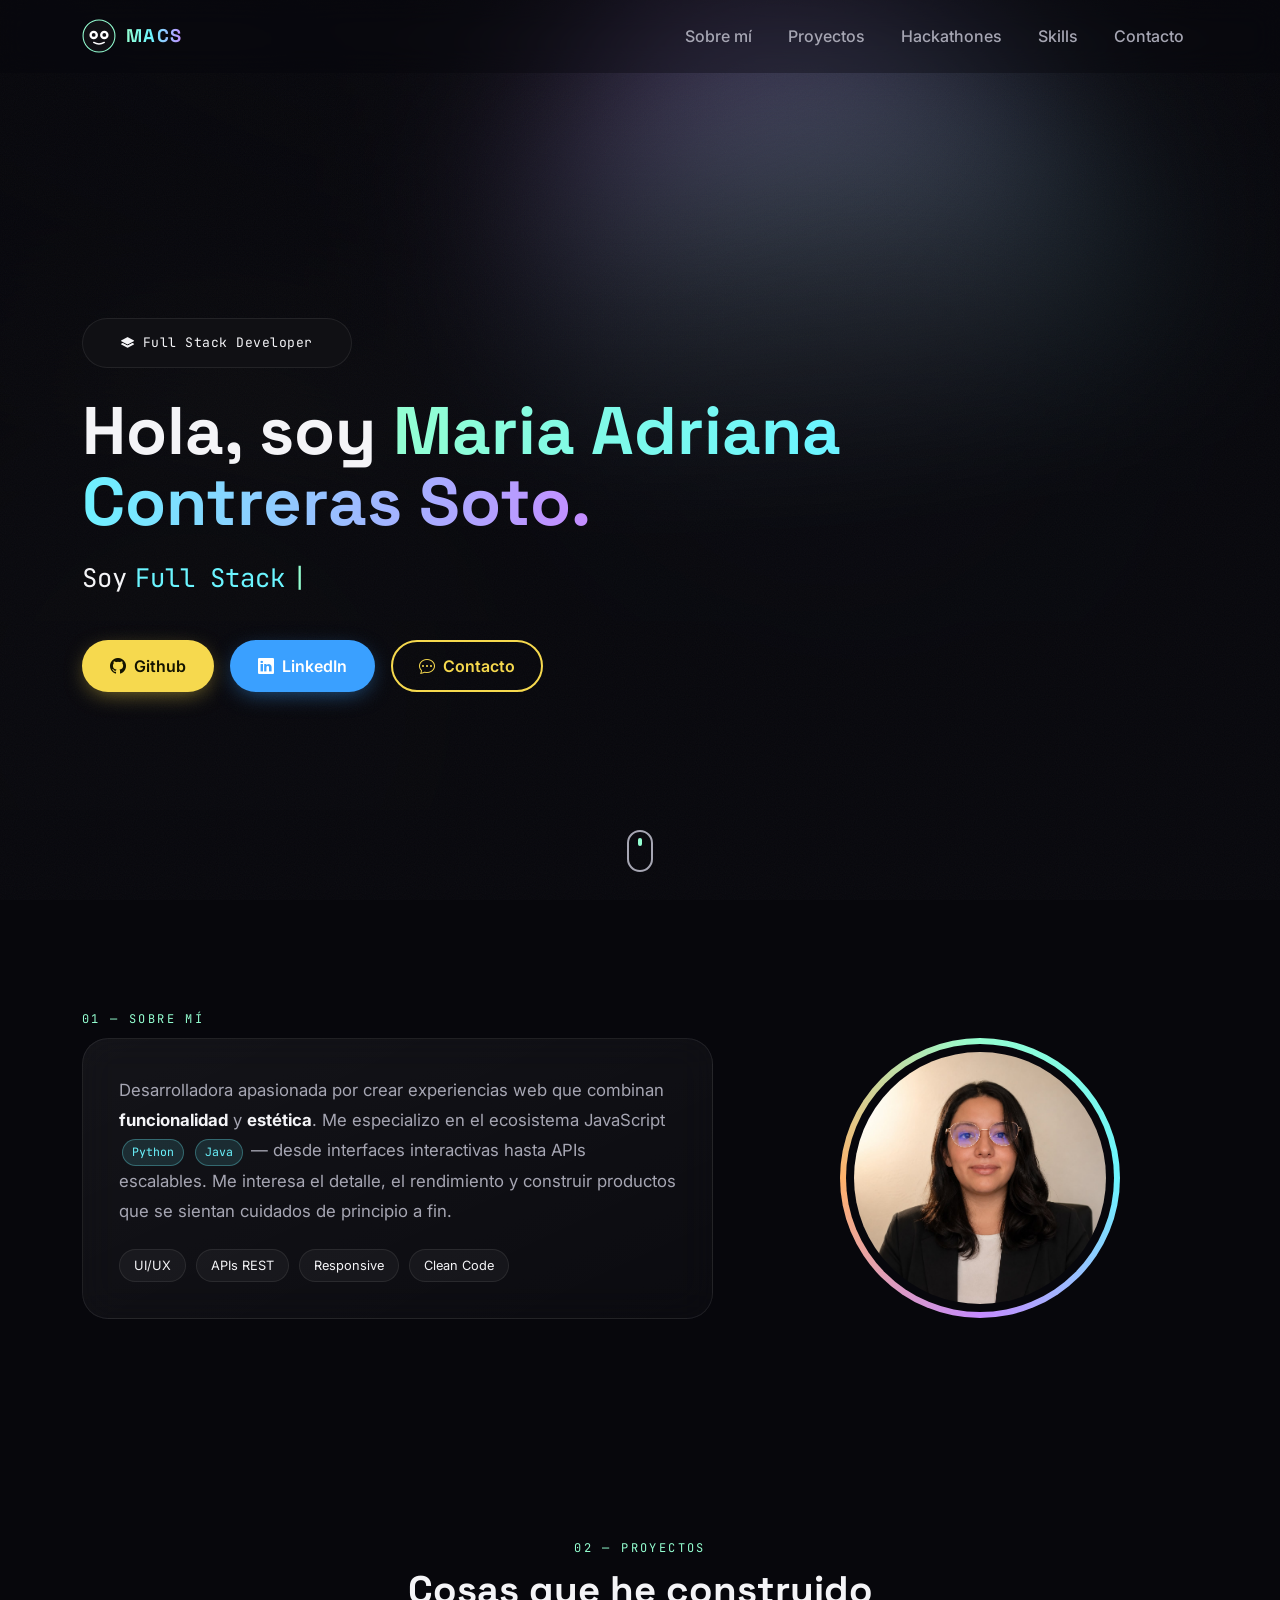
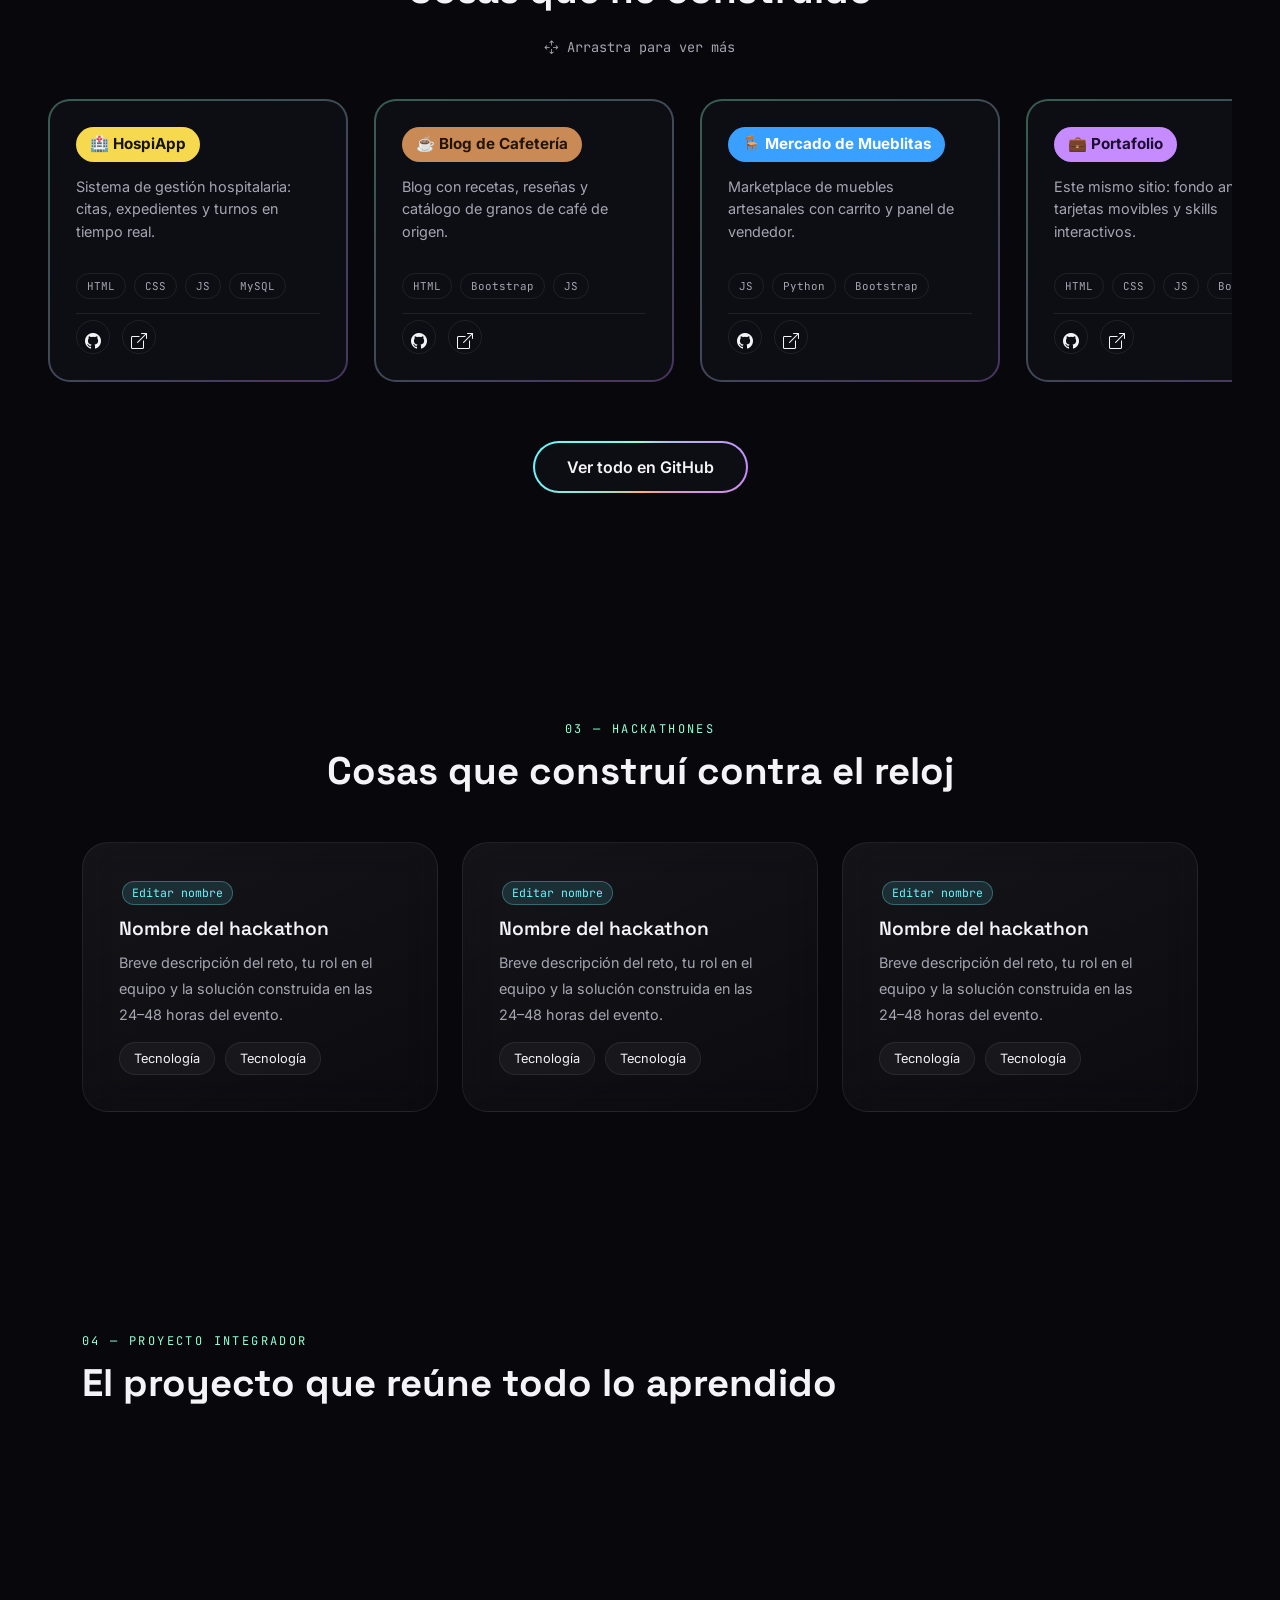
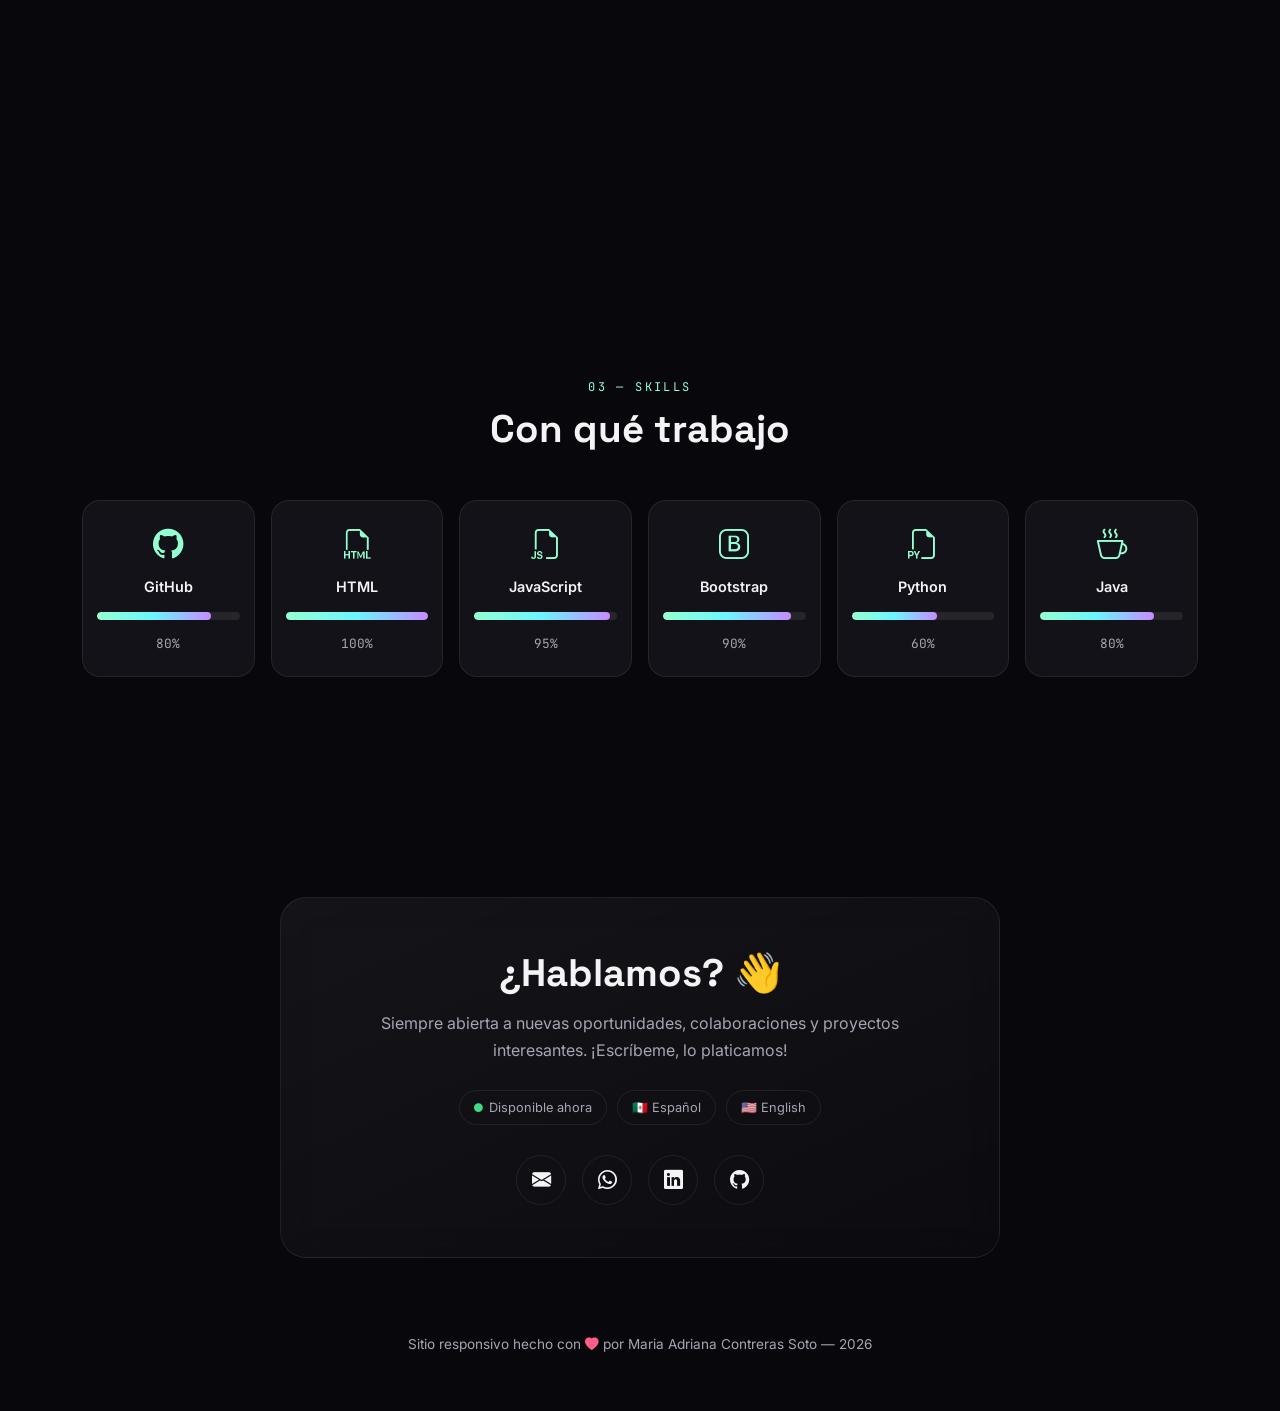
<file: Index.html>
<!DOCTYPE html>
<html lang="es">
<head>
<meta charset="UTF-8">
<meta name="viewport" content="width=device-width, initial-scale=1.0">
<title>Maria Adriana Contreras Soto — Full Stack Developer</title>
<meta name="description" content="Portafolio de Maria Adriana Contreras Soto, desarrolladora Full Stack.">
 
<!-- Bootstrap -->
<link href="https://cdn.jsdelivr.net/npm/bootstrap@5.3.3/dist/css/bootstrap.min.css" rel="stylesheet">
<!-- Bootstrap Icons -->
<link rel="stylesheet" href="https://cdn.jsdelivr.net/npm/bootstrap-icons@1.11.3/font/bootstrap-icons.css">
<!-- Fonts -->
<link rel="preconnect" href="https://fonts.googleapis.com">
<link href="https://fonts.googleapis.com/css2?family=Space+Grotesk:wght@400;500;600;700&family=JetBrains+Mono:wght@400;500;700&family=Inter:wght@400;500;600&display=swap" rel="stylesheet">
 
<style>
/* =========================================================
   MACS PORTFOLIO — tokens
   ========================================================= */
:root{
  --bg:            #07070c;
  --bg-soft:       #0d0d14;
  --card:          #121218;
  --card-border:   rgba(255,255,255,.08);
  --text:          #f4f4f7;
  --text-dim:      #a6a6b3;
 
  --mint:          #94ffd1;
  --cyan:          #6bf5ff;
  --purple:        #c58bff;
  --orange:        #ffb26b;
  --yellow:        #f6d94e;
  --blue:          #3aa0ff;
 
  --radius-lg: 26px;
  --radius-md: 18px;
  --radius-sm: 12px;
 
  --font-display: 'Space Grotesk', sans-serif;
  --font-mono: 'JetBrains Mono', monospace;
  --font-body: 'Inter', sans-serif;
}
 
*{ box-sizing:border-box; }
html{ scroll-behavior:smooth; }
body{
  margin:0;
  background:var(--bg);
  color:var(--text);
  font-family:var(--font-body);
  overflow-x:hidden;
}
::selection{ background:var(--mint); color:#07070c; }
 
a{ text-decoration:none; color:inherit; }
::-webkit-scrollbar{ width:10px; height:10px; }
::-webkit-scrollbar-thumb{ background:linear-gradient(var(--mint),var(--purple)); border-radius:10px; }
::-webkit-scrollbar-track{ background:var(--bg); }
 
/* =========================================================
   FONDO — mesh gradient animado en CSS/JS puro (sin iframe externo)
   ========================================================= */
.bg-layer{
  position:fixed; inset:0; z-index:-2; overflow:hidden; background:var(--bg);
}
#shaderBg{ position:absolute; inset:-10%; width:120%; height:120%; }
#shaderBg .blob{
  position:absolute; border-radius:50%; filter:blur(90px);
  mix-blend-mode:screen; opacity:.6; will-change:transform;
}
.bg-scrim{
  position:absolute; inset:0;
  background:
    radial-gradient(ellipse 80% 60% at 50% 0%, rgba(7,7,12,0) 0%, rgba(7,7,12,.55) 55%, rgba(7,7,12,.95) 100%),
    linear-gradient(180deg, rgba(7,7,12,.35) 0%, rgba(7,7,12,.85) 60%, var(--bg) 100%);
}
.grain{
  position:absolute; inset:0; opacity:.035; pointer-events:none;
  background-image:url("data:image/svg+xml,%3Csvg xmlns='http://www.w3.org/2000/svg' width='120' height='120'%3E%3Cfilter id='n'%3E%3CfeTurbulence type='fractalNoise' baseFrequency='0.9' numOctaves='2' stitchTiles='stitch'/%3E%3C/filter%3E%3Crect width='100%25' height='100%25' filter='url(%23n)'/%3E%3C/svg%3E");
}
@media (prefers-reduced-motion: reduce){
  #shaderBg .blob{ animation:none !important; }
  html{ scroll-behavior:auto; }
}
 
/* =========================================================
   NAVBAR
   ========================================================= */
.custom-nav{
  padding:14px 0;
  background:rgba(7,7,12,.35);
  backdrop-filter:blur(14px);
  -webkit-backdrop-filter:blur(14px);
  border-bottom:1px solid transparent;
  transition:background .3s ease, border-color .3s ease, padding .3s ease;
}
.custom-nav.scrolled{
  background:rgba(7,7,12,.78);
  border-bottom-color:var(--card-border);
  padding:8px 0;
}
.brand-face{ display:flex; align-items:center; gap:10px; }
.brand-text{
  font-family:var(--font-display); font-weight:700; letter-spacing:.08em;
  font-size:1.15rem; background:linear-gradient(90deg,var(--mint),var(--cyan) 45%,var(--purple));
  -webkit-background-clip:text; background-clip:text; color:transparent;
}
.eye .pupil{ transition:transform .05s linear; }
 
.navbar-nav .nav-link{
  color:var(--text-dim); font-weight:500; padding:8px 14px !important; position:relative;
  transition:color .2s ease;
}
.navbar-nav .nav-link:hover, .navbar-nav .nav-link:focus-visible{ color:var(--text); }
.navbar-nav .nav-link::after{
  content:''; position:absolute; left:14px; right:14px; bottom:2px; height:2px; border-radius:2px;
  background:linear-gradient(90deg,var(--mint),var(--purple));
  transform:scaleX(0); transform-origin:left; transition:transform .25s ease;
}
.navbar-nav .nav-link:hover::after{ transform:scaleX(1); }
 
/* =========================================================
   HERO
   ========================================================= */
.hero{ min-height:100vh; position:relative; padding-top:110px; }
.eyebrow{
  font-family:var(--font-mono); text-transform:uppercase; letter-spacing:.25em;
  font-size:.75rem; color:var(--mint); margin-bottom:14px;
}
.hero-title{
  font-family:var(--font-display); font-weight:700; line-height:1.05;
  font-size:clamp(2.2rem, 6vw, 4.2rem); margin-bottom:22px;
}
.grad-text{
  background:linear-gradient(100deg,var(--mint) 0%, var(--cyan) 45%, var(--purple) 100%);
  -webkit-background-clip:text; background-clip:text; color:transparent;
}
.typewriter-wrap{
  font-family:var(--font-mono); font-size:clamp(1.1rem,2.6vw,1.6rem);
  color:var(--text-dim); margin-bottom:42px; display:flex; gap:.5ch;
}
.tw-prefix{ color:var(--text); }
.tw-text{ color:var(--cyan); }
.tw-cursor{ animation:blink 1s steps(1) infinite; color:var(--mint); }
@keyframes blink{ 50%{ opacity:0; } }
 
/* botón "Full Stack" — inspirado en Uiverse (elijahgummer/brown-mule-100) */
.btn-swap{
  position:relative; display:inline-flex; align-items:center; justify-content:center;
  overflow:hidden; isolation:isolate; cursor:default; user-select:none;
  min-width:270px; height:50px; margin-bottom:22px;
  background:#101014; border:1px solid var(--card-border); border-radius:999px;
  font-family:var(--font-mono); font-size:.82rem; letter-spacing:.04em;
}
.btn-swap::before{
  content:''; position:absolute; inset:0; z-index:-1; border-radius:999px; padding:1px;
  background:linear-gradient(100deg,var(--mint),var(--cyan) 45%,var(--purple));
  -webkit-mask:linear-gradient(#000 0 0) content-box, linear-gradient(#000 0 0);
  -webkit-mask-composite:xor; mask-composite:exclude;
  opacity:0; transition:opacity .35s ease;
}
.btn-swap:hover::before, .btn-swap:focus-visible::before{ opacity:1; }
.swap-face{
  position:absolute; inset:0; display:flex; align-items:center; justify-content:center; gap:8px;
  transition:transform .45s cubic-bezier(.65,0,.35,1), opacity .35s ease;
}
.swap-front{ color:var(--text); transform:translateY(0); }
.swap-back{ color:var(--mint); transform:translateY(120%); opacity:0; text-transform:uppercase; font-size:.72rem; }
.btn-swap:hover .swap-front, .btn-swap:focus-visible .swap-front{ transform:translateY(-120%); opacity:0; }
.btn-swap:hover .swap-back, .btn-swap:focus-visible .swap-back{ transform:translateY(0); opacity:1; }
 
.hero-buttons{ display:flex; flex-wrap:wrap; gap:16px; }
.btn-pill{
  border-radius:999px; padding:12px 26px; font-weight:600; border:2px solid transparent;
  display:inline-flex; align-items:center; gap:8px; transition:transform .2s ease, box-shadow .2s ease;
}
.btn-pill:hover{ transform:translateY(-3px); }
.btn-yellow{ background:var(--yellow); color:#141400; box-shadow:0 6px 22px -6px rgba(246,217,78,.55); }
.btn-yellow:hover{ box-shadow:0 10px 28px -6px rgba(246,217,78,.75); color:#141400; }
.btn-blue{ background:var(--blue); color:#fff; box-shadow:0 6px 22px -6px rgba(58,160,255,.55); }
.btn-blue:hover{ box-shadow:0 10px 28px -6px rgba(58,160,255,.75); color:#fff; }
.btn-yellow-outline{ border-color:var(--yellow); color:var(--yellow); background:transparent; }
.btn-yellow-outline:hover{ background:var(--yellow); color:#141400; }
 
.scroll-hint{
  position:absolute; bottom:28px; left:50%; transform:translateX(-50%);
  width:26px; height:42px; border:2px solid var(--text-dim); border-radius:20px;
}
.scroll-hint span{
  position:absolute; top:6px; left:50%; width:4px; height:8px; border-radius:2px;
  background:var(--mint); transform:translateX(-50%); animation:scrollDot 1.6s ease infinite;
}
@keyframes scrollDot{ 0%{ top:6px; opacity:1;} 70%{ top:22px; opacity:0;} 100%{ top:22px; opacity:0;} }
 
/* =========================================================
   SECTIONS — general
   ========================================================= */
.section{ padding:110px 0; position:relative; }
.section-tag{
  font-family:var(--font-mono); text-transform:uppercase; letter-spacing:.2em;
  font-size:.75rem; color:var(--mint); margin-bottom:10px;
}
.section-title{ font-family:var(--font-display); font-weight:700; font-size:clamp(1.7rem,4vw,2.4rem); }
 
.glass-card{
  background:linear-gradient(155deg, rgba(255,255,255,.055), rgba(255,255,255,.02));
  border:1px solid var(--card-border);
  border-radius:var(--radius-lg);
  backdrop-filter:blur(18px); -webkit-backdrop-filter:blur(18px);
  padding:36px;
}
 
/* Sobre mi */
.about-text{ font-size:1.05rem; line-height:1.8; color:var(--text-dim); margin-bottom:22px; }
.about-text strong{ color:var(--text); }
.chip-mini{
  display:inline-block; font-family:var(--font-mono); font-size:.72rem; padding:2px 9px;
  border-radius:999px; margin:0 3px; background:rgba(107,245,255,.12); color:var(--cyan);
  border:1px solid rgba(107,245,255,.3);
}
.hack-title{ font-family:var(--font-display); font-weight:600; font-size:1.2rem; margin:12px 0 10px; }
.about-tags{ display:flex; flex-wrap:wrap; gap:10px; }
.about-tags .tag{
  font-size:.8rem; padding:6px 14px; border-radius:999px; color:var(--text);
  border:1px solid var(--card-border); background:rgba(255,255,255,.04);
}
 
.photo-ring{
  position:relative; width:min(280px,80%); aspect-ratio:1/1; margin:0 auto; border-radius:50%; padding:6px;
  background:conic-gradient(from 0deg, var(--mint), var(--cyan), var(--purple), var(--orange), var(--mint));
  animation:spin 8s linear infinite;
}
.photo-ring::before{
  content:''; position:absolute; inset:6px; border-radius:50%; background:var(--bg);
}
.profile-photo{
  position:relative; width:100%; height:100%; object-fit:cover; border-radius:50%;
  padding:8px; animation:spinBack 8s linear infinite;
}
@keyframes spin{ to{ transform:rotate(360deg); } }
@keyframes spinBack{ to{ transform:rotate(-360deg); } }
 
/* =========================================================
   PROYECTOS — tarjetas movibles (drag scroll)
   ========================================================= */
.drag-hint{ color:var(--text-dim); font-size:.85rem; margin-bottom:28px; font-family:var(--font-mono); }
.cards-track{
  display:flex; gap:26px; overflow-x:auto; padding:14px 6px 34px;
  cursor:grab; scroll-snap-type:x proximity; user-select:none;
  scrollbar-width:thin;
}
.cards-track.dragging{ cursor:grabbing; scroll-snap-type:none; }
.cards-track:active{ cursor:grabbing; }
 
.uiverse-card{
  flex:0 0 300px; scroll-snap-align:start;
  border-radius:22px; padding:2px;
  background:linear-gradient(145deg, rgba(148,255,209,.35), rgba(197,139,255,.35));
  transition:transform .35s cubic-bezier(.2,.8,.2,1), box-shadow .35s ease;
}
.uiverse-card:hover{
  transform:translateY(-10px) rotate(-1deg) scale(1.02);
  box-shadow:0 24px 50px -18px rgba(107,245,255,.35);
}
.uiverse-card-inner{
  height:100%; background:#0d0d14; border-radius:20px; padding:26px;
  display:flex; flex-direction:column; gap:14px; min-height:230px;
}
.badge-proj{
  align-self:flex-start; font-weight:700; font-size:.95rem; padding:6px 14px; border-radius:999px;
}
.badge-yellow{ background:var(--yellow); color:#141400; }
.badge-brown{ background:#c98a55; color:#241405; }
.badge-blue{ background:var(--blue); color:#fff; }
.badge-purple{ background:var(--purple); color:#1c0d33; }
.proj-desc{ color:var(--text-dim); font-size:.9rem; line-height:1.55; flex:1; }
.proj-icons{ display:flex; flex-wrap:wrap; gap:8px; }
.pill{
  font-family:var(--font-mono); font-size:.68rem; padding:4px 10px; border-radius:999px;
  border:1px solid var(--card-border); color:var(--text-dim);
}
.proj-links{ display:flex; gap:12px; padding-top:6px; border-top:1px solid var(--card-border); }
.icon-link{
  width:34px; height:34px; border-radius:50%; display:flex; align-items:center; justify-content:center;
  border:1px solid var(--card-border); color:var(--text); transition:all .2s ease;
}
.icon-link:hover{ background:var(--mint); color:#07070c; transform:translateY(-2px); }
 
/* boton "Ver todo" — inspirado en Uiverse (elijahgummer) */
.btn-glow-border{
  position:relative; display:inline-block; padding:14px 34px; border-radius:999px;
  font-weight:600; color:var(--text); background:#0d0d14; overflow:hidden; isolation:isolate;
  border:1px solid transparent;
}
.btn-glow-border::before{
  content:''; position:absolute; inset:-2px; z-index:-2; border-radius:999px;
  background:conic-gradient(from var(--angle,0deg), var(--mint), var(--purple), var(--orange), var(--cyan), var(--mint));
  animation:spinBorder 4s linear infinite;
}
.btn-glow-border::after{
  content:''; position:absolute; inset:2px; z-index:-1; border-radius:999px; background:#0d0d14;
}
.btn-glow-border:hover{ color:var(--mint); }
@property --angle{ syntax:'<angle>'; inherits:false; initial-value:0deg; }
@keyframes spinBorder{ to{ --angle:360deg; } }
 
/* =========================================================
   SKILLS
   ========================================================= */
.skill-card{
  background:var(--card); border:1px solid var(--card-border); border-radius:var(--radius-md);
  padding:22px 14px; text-align:center; height:100%;
  transition:transform .25s ease, border-color .25s ease;
}
.skill-card:hover{ transform:translateY(-6px); border-color:rgba(148,255,209,.4); }
.skill-icon{ font-size:1.9rem; color:var(--mint); margin-bottom:8px; display:block; }
.skill-name{ font-weight:600; font-size:.9rem; display:block; margin-bottom:14px; }
.skill-bar{ height:8px; border-radius:999px; background:rgba(255,255,255,.08); overflow:hidden; margin-bottom:10px; }
.skill-fill{
  height:100%; width:0%; border-radius:999px;
  background:linear-gradient(90deg,var(--mint),var(--cyan),var(--purple));
  transition:width 1.4s cubic-bezier(.2,.8,.2,1);
}
.skill-percent{ font-family:var(--font-mono); font-size:.8rem; color:var(--text-dim); }
 
/* =========================================================
   CONTACTO
   ========================================================= */
.contact-card{
  max-width:720px; margin:0 auto; padding:52px 34px; border-radius:var(--radius-lg);
  background:linear-gradient(155deg, rgba(255,255,255,.055), rgba(255,255,255,.02));
  border:1px solid var(--card-border); backdrop-filter:blur(18px);
}
.wave{ display:inline-block; animation:wave 2s ease-in-out infinite; }
@keyframes wave{ 0%,100%{ transform:rotate(0);} 25%{ transform:rotate(18deg);} 75%{ transform:rotate(-10deg);} }
.contact-text{ color:var(--text-dim); max-width:520px; margin:14px auto 26px; line-height:1.7; }
.contact-badges{ display:flex; flex-wrap:wrap; justify-content:center; gap:10px; margin-bottom:30px; }
.badge-dot, .badge-lang{
  font-size:.8rem; padding:7px 14px; border-radius:999px; border:1px solid var(--card-border);
  color:var(--text-dim); display:inline-flex; align-items:center; gap:6px;
}
.dot-online{ color:#3ddc84; font-size:.55rem; animation:pulse 1.6s ease infinite; }
@keyframes pulse{ 0%,100%{ opacity:1;} 50%{ opacity:.3;} }
.contact-links{ display:flex; justify-content:center; gap:16px; }
.icon-circle{
  width:50px; height:50px; border-radius:50%; display:flex; align-items:center; justify-content:center;
  border:1px solid var(--card-border); font-size:1.2rem; transition:all .25s ease;
}
.icon-circle:hover{
  background:linear-gradient(135deg,var(--mint),var(--purple)); color:#07070c; transform:translateY(-4px) scale(1.06);
}
 
/* =========================================================
   FOOTER
   ========================================================= */
.footer{ padding:28px 0 40px; color:var(--text-dim); font-size:.85rem; }
.heart{ color:#ff5c8a; }
 
/* =========================================================
   REVEAL ON SCROLL
   ========================================================= */
[data-aos]{ opacity:0; transform:translateY(24px); transition:opacity .7s ease, transform .7s ease; }
[data-aos].in-view{ opacity:1; transform:translateY(0); }
 
/* =========================================================
   RESPONSIVE
   ========================================================= */
@media (max-width:991.98px){
  .hero{ padding-top:130px; text-align:left; }
  .cards-track{ padding-bottom:20px; }
}
@media (max-width:575.98px){
  .section{ padding:80px 0; }
  .uiverse-card{ flex-basis:78vw; }
}
 
/* Focus visibility for accessibility */
a:focus-visible, button:focus-visible{
  outline:2px solid var(--mint); outline-offset:3px; border-radius:8px;
}
 
</style>
</head>
<body>
 
<!-- ============ FONDO ANIMADO (mesh gradient CSS/JS, sin iframes externos) ============ -->
<div class="bg-layer" aria-hidden="true">
  <div id="shaderBg"></div>
  <div class="bg-scrim"></div>
  <div class="grain"></div>
</div>
 
<!-- ============ NAVBAR ============ -->
<nav class="navbar navbar-expand-lg navbar-dark fixed-top custom-nav" id="mainNav">
  <div class="container">
    <a class="navbar-brand brand-face" href="#top" aria-label="Inicio">
      <svg class="face-eyes" viewBox="0 0 64 64" width="34" height="34">
        <circle cx="32" cy="32" r="30" fill="#101014" stroke="url(#faceRing)" stroke-width="2"/>
        <defs>
          <linearGradient id="faceRing" x1="0" y1="0" x2="64" y2="64">
            <stop offset="0%" stop-color="#94ffd1"/>
            <stop offset="50%" stop-color="#6bf5ff"/>
            <stop offset="100%" stop-color="#c58bff"/>
          </linearGradient>
        </defs>
        <g class="eye eye-l">
          <circle cx="22" cy="30" r="8" fill="#fff"/>
          <circle class="pupil" cx="22" cy="30" r="3.6" fill="#101014"/>
        </g>
        <g class="eye eye-r">
          <circle cx="42" cy="30" r="8" fill="#fff"/>
          <circle class="pupil" cx="42" cy="30" r="3.6" fill="#101014"/>
        </g>
        <path d="M22 44 Q32 50 42 44" stroke="#fff" stroke-width="2.5" fill="none" stroke-linecap="round"/>
      </svg>
      <span class="brand-text">MACS</span>
    </a>
 
    <button class="navbar-toggler" type="button" data-bs-toggle="collapse" data-bs-target="#navMenu" aria-controls="navMenu" aria-expanded="false" aria-label="Abrir menú">
      <span class="navbar-toggler-icon"></span>
    </button>
 
    <div class="collapse navbar-collapse justify-content-end" id="navMenu">
      <ul class="navbar-nav gap-lg-2">
        <li class="nav-item"><a class="nav-link" href="#sobre-mi">Sobre mí</a></li>
        <li class="nav-item"><a class="nav-link" href="#proyectos">Proyectos</a></li>
        <li class="nav-item"><a class="nav-link" href="#hackathons">Hackathones</a></li>
        <li class="nav-item"><a class="nav-link" href="#skills">Skills</a></li>
        <li class="nav-item"><a class="nav-link" href="#contacto">Contacto</a></li>
      </ul>
    </div>
  </div>
</nav>
 
<!-- ============ HERO ============ -->
<header id="top" class="hero d-flex align-items-center">
  <div class="container">
    <!-- botón "Full Stack" estilo Uiverse (elijahgummer): el texto se desliza al pasar el cursor -->
    <div class="btn-swap" data-aos tabindex="0">
      <span class="swap-face swap-front"><i class="bi bi-layers-fill"></i> Full Stack Developer</span>
      <span class="swap-face swap-back">FRONTEND · BACKEND · BASES DE DATOS</span>
    </div>
 
    <h1 class="hero-title" data-aos>Hola, soy <span class="grad-text">Maria Adriana<br>Contreras Soto.</span></h1>
 
    <div class="typewriter-wrap" data-aos>
      <span class="tw-prefix">Soy</span>
      <span class="tw-text" id="typewriter"></span><span class="tw-cursor">|</span>
    </div>
 
    <div class="hero-buttons" data-aos>
      <a href="https://github.com/" target="_blank" rel="noopener" class="btn btn-pill btn-yellow">
        <i class="bi bi-github"></i> Github
      </a>
      <a href="https://linkedin.com/" target="_blank" rel="noopener" class="btn btn-pill btn-blue">
        <i class="bi bi-linkedin"></i> LinkedIn
      </a>
      <a href="#contacto" class="btn btn-pill btn-yellow-outline">
        <i class="bi bi-chat-dots"></i> Contacto
      </a>
    </div>
  </div>
  <div class="scroll-hint" aria-hidden="true"><span></span></div>
</header>
 
<main>
 
  <!-- ============ SOBRE MI ============ -->
  <section id="sobre-mi" class="section">
    <div class="container">
      <p class="section-tag">01 — Sobre mí</p>
      <div class="row align-items-center g-5">
        <div class="col-lg-7">
          <div class="glass-card about-card">
            <p class="about-text">
              Desarrolladora apasionada por crear experiencias web que combinan
              <strong> funcionalidad</strong> y <strong>estética</strong>.
              Me especializo en el ecosistema JavaScript
              <span class="chip-mini">Python</span>
              <span class="chip-mini">Java</span>
              — desde interfaces interactivas hasta APIs escalables.
              Me interesa el detalle, el rendimiento y construir productos que
              se sientan cuidados de principio a fin.
            </p>
            <div class="about-tags">
              <span class="tag">UI/UX</span>
              <span class="tag">APIs REST</span>
              <span class="tag">Responsive</span>
              <span class="tag">Clean Code</span>
            </div>
          </div>
        </div>
        <div class="col-lg-5 text-center">
          <div class="photo-ring">
            <img src="[data-uri]" alt="Foto de Maria Adriana Contreras Soto" class="profile-photo">
          </div>
        </div>
      </div>
    </div>
  </section>
 
  <!-- ============ PROYECTOS ============ -->
  <section id="proyectos" class="section">
    <div class="container-fluid px-lg-5">
      <p class="section-tag text-center">02 — Proyectos</p>
      <h2 class="section-title text-center mb-4">Cosas que he construido</h2>
      <p class="drag-hint text-center"><i class="bi bi-arrows-move"></i> Arrastra para ver más</p>
 
      <div class="cards-track" id="cardsTrack">
 
        <article class="uiverse-card">
          <div class="uiverse-card-inner">
            <span class="badge-proj badge-yellow">🏥 HospiApp</span>
            <p class="proj-desc">Sistema de gestión hospitalaria: citas, expedientes y turnos en tiempo real.</p>
            <div class="proj-icons">
              <span class="pill">HTML</span><span class="pill">CSS</span><span class="pill">JS</span><span class="pill">MySQL</span>
            </div>
            <div class="proj-links">
              <a href="#" class="icon-link" aria-label="Repositorio"><i class="bi bi-github"></i></a>
              <a href="#" class="icon-link" aria-label="Demo en vivo"><i class="bi bi-box-arrow-up-right"></i></a>
            </div>
          </div>
        </article>
 
        <article class="uiverse-card">
          <div class="uiverse-card-inner">
            <span class="badge-proj badge-brown">☕ Blog de Cafetería</span>
            <p class="proj-desc">Blog con recetas, reseñas y catálogo de granos de café de origen.</p>
            <div class="proj-icons">
              <span class="pill">HTML</span><span class="pill">Bootstrap</span><span class="pill">JS</span>
            </div>
            <div class="proj-links">
              <a href="#" class="icon-link" aria-label="Repositorio"><i class="bi bi-github"></i></a>
              <a href="#" class="icon-link" aria-label="Demo en vivo"><i class="bi bi-box-arrow-up-right"></i></a>
            </div>
          </div>
        </article>
 
        <article class="uiverse-card">
          <div class="uiverse-card-inner">
            <span class="badge-proj badge-blue">🪑 Mercado de Mueblitas</span>
            <p class="proj-desc">Marketplace de muebles artesanales con carrito y panel de vendedor.</p>
            <div class="proj-icons">
              <span class="pill">JS</span><span class="pill">Python</span><span class="pill">Bootstrap</span>
            </div>
            <div class="proj-links">
              <a href="#" class="icon-link" aria-label="Repositorio"><i class="bi bi-github"></i></a>
              <a href="#" class="icon-link" aria-label="Demo en vivo"><i class="bi bi-box-arrow-up-right"></i></a>
            </div>
          </div>
        </article>
 
        <article class="uiverse-card">
          <div class="uiverse-card-inner">
            <span class="badge-proj badge-purple">💼 Portafolio</span>
            <p class="proj-desc">Este mismo sitio: fondo animado, tarjetas movibles y skills interactivos.</p>
            <div class="proj-icons">
              <span class="pill">HTML</span><span class="pill">CSS</span><span class="pill">JS</span><span class="pill">Bootstrap</span>
            </div>
            <div class="proj-links">
              <a href="#" class="icon-link" aria-label="Repositorio"><i class="bi bi-github"></i></a>
              <a href="#" class="icon-link" aria-label="Demo en vivo"><i class="bi bi-box-arrow-up-right"></i></a>
            </div>
          </div>
        </article>
 
      </div>
 
      <div class="text-center mt-4">
        <a href="https://github.com/" target="_blank" rel="noopener" class="btn-glow-border">
          <span>Ver todo en GitHub</span>
        </a>
      </div>
    </div>
  </section>
 
  <!-- ============ HACKATHONES ============ -->
  <section id="hackathons" class="section">
    <div class="container">
      <p class="section-tag text-center">03 — Hackathones</p>
      <h2 class="section-title text-center mb-5">Cosas que construí contra el reloj</h2>
      <div class="row g-4">
        <div class="col-md-4">
          <div class="glass-card h-100" data-aos>
            <span class="chip-mini">Editar nombre</span>
            <h3 class="hack-title">Nombre del hackathon</h3>
            <p class="about-text" style="font-size:.9rem; margin-bottom:14px;">Breve descripción del reto, tu rol en el equipo y la solución construida en las 24–48 horas del evento.</p>
            <div class="about-tags"><span class="tag">Tecnología</span><span class="tag">Tecnología</span></div>
          </div>
        </div>
        <div class="col-md-4">
          <div class="glass-card h-100" data-aos>
            <span class="chip-mini">Editar nombre</span>
            <h3 class="hack-title">Nombre del hackathon</h3>
            <p class="about-text" style="font-size:.9rem; margin-bottom:14px;">Breve descripción del reto, tu rol en el equipo y la solución construida en las 24–48 horas del evento.</p>
            <div class="about-tags"><span class="tag">Tecnología</span><span class="tag">Tecnología</span></div>
          </div>
        </div>
        <div class="col-md-4">
          <div class="glass-card h-100" data-aos>
            <span class="chip-mini">Editar nombre</span>
            <h3 class="hack-title">Nombre del hackathon</h3>
            <p class="about-text" style="font-size:.9rem; margin-bottom:14px;">Breve descripción del reto, tu rol en el equipo y la solución construida en las 24–48 horas del evento.</p>
            <div class="about-tags"><span class="tag">Tecnología</span><span class="tag">Tecnología</span></div>
          </div>
        </div>
      </div>
    </div>
  </section>
 
  <!-- ============ PROYECTO INTEGRADOR ============ -->
  <section id="integrador" class="section">
    <div class="container">
      <p class="section-tag">04 — Proyecto integrador</p>
      <h2 class="section-title mb-4">El proyecto que reúne todo lo aprendido</h2>
      <div class="glass-card" data-aos style="position:relative; overflow:hidden;">
        <span class="chip-mini">Proyecto destacado</span>
        <h3 class="hack-title" style="font-size:1.5rem; margin:14px 0 12px;">Nombre de tu proyecto integrador</h3>
        <p class="about-text">Describe aquí el problema que resolviste, por qué importa y qué papel jugaste: el reto, la arquitectura de la solución, los resultados y lo que aprendiste al construirlo de principio a fin.</p>
        <div class="about-tags mb-4"><span class="tag">Tecnología</span><span class="tag">Tecnología</span><span class="tag">Tecnología</span></div>
        <div class="d-flex gap-3 flex-wrap">
          <a href="#" class="icon-link" style="width:auto; border-radius:999px; padding:8px 18px;"><i class="bi bi-github"></i>&nbsp; Repositorio</a>
          <a href="#" class="icon-link" style="width:auto; border-radius:999px; padding:8px 18px;"><i class="bi bi-box-arrow-up-right"></i>&nbsp; Demo</a>
        </div>
      </div>
    </div>
  </section>
 
  <!-- ============ SKILLS ============ -->
  <section id="skills" class="section">
    <div class="container">
      <p class="section-tag text-center">03 — Skills</p>
      <h2 class="section-title text-center mb-5">Con qué trabajo</h2>
 
      <div class="row g-3" id="skillsGrid">
        <div class="col-6 col-md-4 col-lg-2">
          <div class="skill-card" data-percent="80">
            <i class="bi bi-github skill-icon"></i>
            <span class="skill-name">GitHub</span>
            <div class="skill-bar"><div class="skill-fill"></div></div>
            <span class="skill-percent">80%</span>
          </div>
        </div>
        <div class="col-6 col-md-4 col-lg-2">
          <div class="skill-card" data-percent="100">
            <i class="bi bi-filetype-html skill-icon"></i>
            <span class="skill-name">HTML</span>
            <div class="skill-bar"><div class="skill-fill"></div></div>
            <span class="skill-percent">100%</span>
          </div>
        </div>
        <div class="col-6 col-md-4 col-lg-2">
          <div class="skill-card" data-percent="95">
            <i class="bi bi-filetype-js skill-icon"></i>
            <span class="skill-name">JavaScript</span>
            <div class="skill-bar"><div class="skill-fill"></div></div>
            <span class="skill-percent">95%</span>
          </div>
        </div>
        <div class="col-6 col-md-4 col-lg-2">
          <div class="skill-card" data-percent="90">
            <i class="bi bi-bootstrap skill-icon"></i>
            <span class="skill-name">Bootstrap</span>
            <div class="skill-bar"><div class="skill-fill"></div></div>
            <span class="skill-percent">90%</span>
          </div>
        </div>
        <div class="col-6 col-md-4 col-lg-2">
          <div class="skill-card" data-percent="60">
            <i class="bi bi-filetype-py skill-icon"></i>
            <span class="skill-name">Python</span>
            <div class="skill-bar"><div class="skill-fill"></div></div>
            <span class="skill-percent">60%</span>
          </div>
        </div>
        <div class="col-6 col-md-4 col-lg-2">
          <div class="skill-card" data-percent="80">
            <i class="bi bi-cup-hot skill-icon"></i>
            <span class="skill-name">Java</span>
            <div class="skill-bar"><div class="skill-fill"></div></div>
            <span class="skill-percent">80%</span>
          </div>
        </div>
      </div>
    </div>
  </section>
 
  <!-- ============ CONTACTO ============ -->
  <section id="contacto" class="section pb-5">
    <div class="container">
      <div class="contact-card text-center">
        <h2 class="section-title mb-2">¿Hablamos? <span class="wave">👋</span></h2>
        <p class="contact-text">
          Siempre abierta a nuevas oportunidades, colaboraciones y proyectos interesantes.
          ¡Escríbeme, lo platicamos!
        </p>
 
        <div class="contact-badges">
          <span class="badge-dot"><i class="bi bi-circle-fill dot-online"></i> Disponible ahora</span>
          <span class="badge-lang">🇲🇽 Español</span>
          <span class="badge-lang">🇺🇸 English</span>
        </div>
 
        <div class="contact-links">
          <a href="mailto:maria.contreras@example.com" class="icon-circle" aria-label="Correo"><i class="bi bi-envelope-fill"></i></a>
          <a href="https://wa.me/52" target="_blank" rel="noopener" class="icon-circle" aria-label="WhatsApp"><i class="bi bi-whatsapp"></i></a>
          <a href="https://linkedin.com/" target="_blank" rel="noopener" class="icon-circle" aria-label="LinkedIn"><i class="bi bi-linkedin"></i></a>
          <a href="https://github.com/" target="_blank" rel="noopener" class="icon-circle" aria-label="GitHub"><i class="bi bi-github"></i></a>
        </div>
      </div>
    </div>
  </section>
 
</main>
 
<footer class="footer text-center">
  <p>Sitio responsivo hecho con <i class="bi bi-heart-fill heart"></i> por Maria Adriana Contreras Soto — 2026</p>
</footer>
 
<!-- Bootstrap JS -->
<script src="https://cdn.jsdelivr.net/npm/bootstrap@5.3.3/dist/js/bootstrap.bundle.min.js"></script>
<script>
/* =========================================================
   MACS PORTFOLIO — script.js
   ========================================================= */
document.addEventListener('DOMContentLoaded', () => {
 
  /* ---------- 1. Navbar con blur al hacer scroll ---------- */
  const nav = document.getElementById('mainNav');
  const onScrollNav = () => {
    if (window.scrollY > 40) nav.classList.add('scrolled');
    else nav.classList.remove('scrolled');
  };
  window.addEventListener('scroll', onScrollNav, { passive: true });
  onScrollNav();
 
  /* ---------- 2. Ojos SVG que siguen el cursor ---------- */
  const pupils = document.querySelectorAll('.eye .pupil');
  const eyeGroups = document.querySelectorAll('.eye');
  const maxOffset = 2.6; // límite de movimiento de la pupila dentro del ojo
 
  const moveEyes = (clientX, clientY) => {
    eyeGroups.forEach((eye) => {
      const circle = eye.querySelector('circle:not(.pupil)');
      const pupil = eye.querySelector('.pupil');
      const rect = circle.getBoundingClientRect();
      const cx = rect.left + rect.width / 2;
      const cy = rect.top + rect.height / 2;
 
      const dx = clientX - cx;
      const dy = clientY - cy;
      const dist = Math.min(Math.hypot(dx, dy) / 18, maxOffset);
      const angle = Math.atan2(dy, dx);
 
      const ox = Math.cos(angle) * dist;
      const oy = Math.sin(angle) * dist;
      pupil.setAttribute('transform', `translate(${ox.toFixed(2)}, ${oy.toFixed(2)})`);
    });
  };
 
  window.addEventListener('mousemove', (e) => moveEyes(e.clientX, e.clientY), { passive: true });
  // En touch, que los ojos sigan un pequeño movimiento ambiental
  let ambientAngle = 0;
  if (!pupils.length === false) {
    setInterval(() => {
      if (window.matchMedia('(hover: hover)').matches) return; // sólo en touch/no-hover
      ambientAngle += 0.05;
      const fakeX = window.innerWidth / 2 + Math.cos(ambientAngle) * 40;
      const fakeY = 80 + Math.sin(ambientAngle) * 10;
      moveEyes(fakeX, fakeY);
    }, 60);
  }
 
  /* ---------- 3. Typewriter del hero ---------- */
  const roles = [
    'Full Stack Developer',
    'Desarrolladora Web',
    'Python Developer',
    'UI/UX Enthusiast'
  ];
  const twEl = document.getElementById('typewriter');
  let roleIndex = 0, charIndex = 0, deleting = false;
 
  function typeLoop() {
    const current = roles[roleIndex];
    if (!deleting) {
      charIndex++;
      twEl.textContent = current.slice(0, charIndex);
      if (charIndex === current.length) {
        deleting = true;
        setTimeout(typeLoop, 1400);
        return;
      }
    } else {
      charIndex--;
      twEl.textContent = current.slice(0, charIndex);
      if (charIndex === 0) {
        deleting = false;
        roleIndex = (roleIndex + 1) % roles.length;
      }
    }
    setTimeout(typeLoop, deleting ? 40 : 80);
  }
  if (twEl) typeLoop();
 
  /* ---------- 4. Tarjetas de proyectos: drag-to-scroll ---------- */
  const track = document.getElementById('cardsTrack');
  if (track) {
    let isDown = false, startX = 0, scrollStart = 0, moved = false;
 
    const start = (x) => {
      isDown = true; moved = false;
      startX = x; scrollStart = track.scrollLeft;
      track.classList.add('dragging');
    };
    const move = (x) => {
      if (!isDown) return;
      const delta = x - startX;
      if (Math.abs(delta) > 4) moved = true;
      track.scrollLeft = scrollStart - delta;
    };
    const end = () => {
      isDown = false;
      track.classList.remove('dragging');
    };
 
    track.addEventListener('mousedown', (e) => start(e.pageX));
    window.addEventListener('mousemove', (e) => move(e.pageX));
    window.addEventListener('mouseup', end);
 
    track.addEventListener('touchstart', (e) => start(e.touches[0].pageX), { passive: true });
    track.addEventListener('touchmove', (e) => move(e.touches[0].pageX), { passive: true });
    track.addEventListener('touchend', end);
 
    // Evita que un click dentro de un enlace se dispare tras arrastrar
    track.querySelectorAll('a').forEach((a) => {
      a.addEventListener('click', (e) => { if (moved) e.preventDefault(); });
    });
 
    // Rueda del mouse -> desplazamiento horizontal
    track.addEventListener('wheel', (e) => {
      if (Math.abs(e.deltaY) > Math.abs(e.deltaX)) {
        track.scrollLeft += e.deltaY;
        e.preventDefault();
      }
    }, { passive: false });
  }
 
  /* ---------- 5. Barras de skills animadas al entrar en viewport ---------- */
  const skillCards = document.querySelectorAll('.skill-card');
  const skillObserver = new IntersectionObserver((entries) => {
    entries.forEach((entry) => {
      if (entry.isIntersecting) {
        const card = entry.target;
        const percent = card.dataset.percent || 0;
        const fill = card.querySelector('.skill-fill');
        requestAnimationFrame(() => { fill.style.width = percent + '%'; });
        skillObserver.unobserve(card);
      }
    });
  }, { threshold: 0.4 });
  skillCards.forEach((card) => skillObserver.observe(card));
 
  /* ---------- 6. Reveal genérico on-scroll ---------- */
  const revealTargets = document.querySelectorAll('[data-aos]');
  const revealObserver = new IntersectionObserver((entries) => {
    entries.forEach((entry) => {
      if (entry.isIntersecting) {
        entry.target.classList.add('in-view');
        revealObserver.unobserve(entry.target);
      }
    });
  }, { threshold: 0.15 });
  revealTargets.forEach((el) => revealObserver.observe(el));
 
  /* ---------- 7. Fondo: mesh gradient animado (mint / cyan / purple) ---------- */
  const shaderHost = document.getElementById('shaderBg');
  if (shaderHost) {
    const colors = ['#94ffd1', '#6bf5ff', '#c58bff', '#ffb26b'];
    const blobs = [];
    colors.forEach((color, i) => {
      const el = document.createElement('div');
      el.className = 'blob';
      const size = 34 + Math.random() * 16; // vw
      el.style.width = size + 'vw';
      el.style.height = size + 'vw';
      el.style.background = color;
      shaderHost.appendChild(el);
      blobs.push({
        el,
        baseX: Math.random() * 80,
        baseY: Math.random() * 80,
        speed: 0.12 + Math.random() * 0.22,
        phase: (i / colors.length) * Math.PI * 2,
        radius: 16 + Math.random() * 12
      });
    });
 
    let mx = 0.5, my = 0.5;
    window.addEventListener('mousemove', (e) => {
      mx = e.clientX / window.innerWidth;
      my = e.clientY / window.innerHeight;
    }, { passive: true });
 
    const reduceMotion = window.matchMedia('(prefers-reduced-motion: reduce)').matches;
 
    function animateBg(t) {
      const time = t * 0.00035;
      blobs.forEach((b) => {
        const x = b.baseX + Math.sin(time * b.speed + b.phase) * b.radius + (mx - 0.5) * 8;
        const y = b.baseY + Math.cos(time * b.speed * 0.8 + b.phase) * b.radius + (my - 0.5) * 8;
        b.el.style.transform = `translate(${x}vw, ${y}vh)`;
      });
      if (!reduceMotion) requestAnimationFrame(animateBg);
    }
    requestAnimationFrame(animateBg);
  }
 
});
 
</script>
</body>
</html>
</file>
